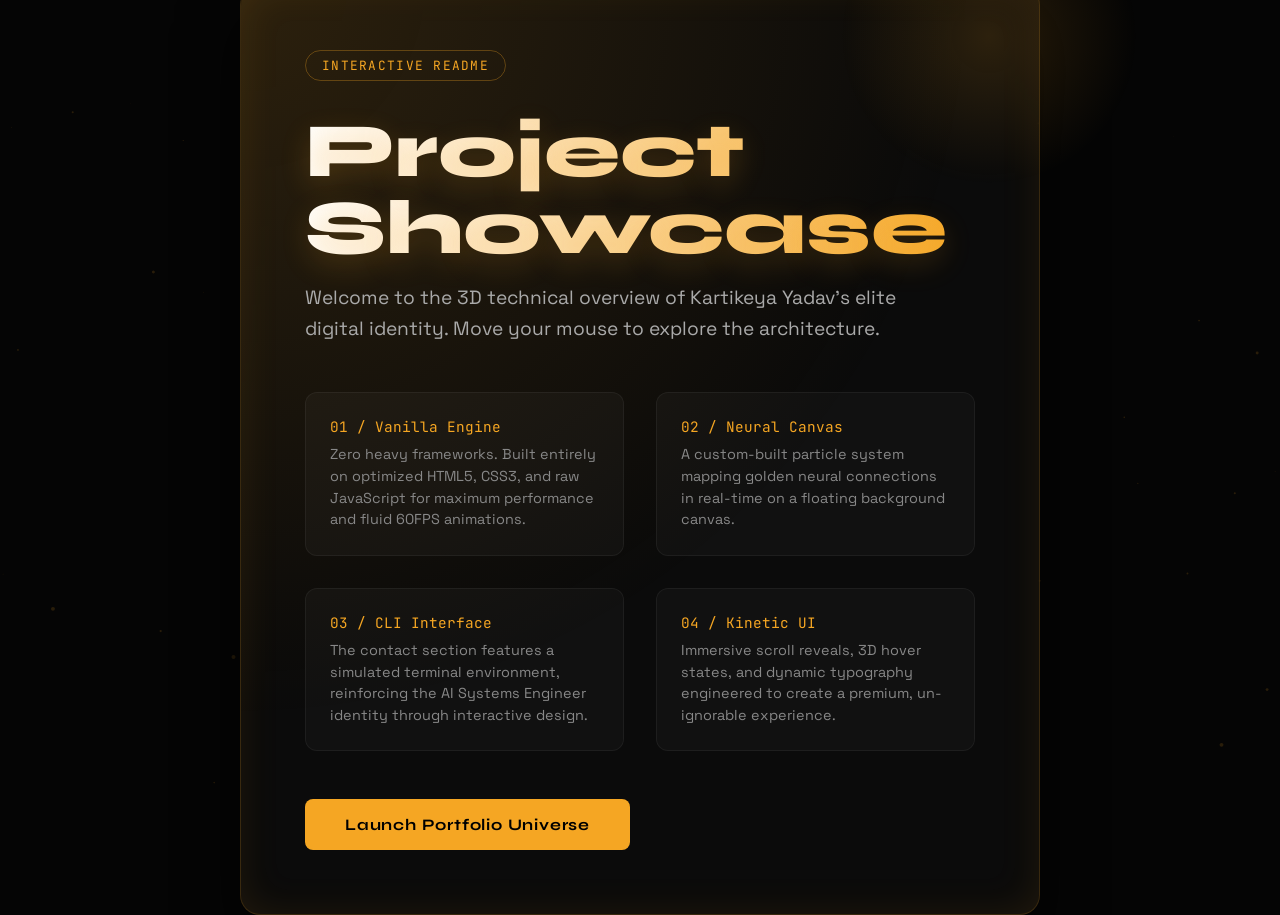
<file: showcase.html>
<!DOCTYPE html>
<html lang="en">
<head>
  <meta charset="UTF-8">
  <meta name="viewport" content="width=device-width, initial-scale=1.0">
  <title>Kartikeya Yadav — 3D Showcase</title>
  <link href="https://fonts.googleapis.com/css2?family=Space+Grotesk:wght@300;400;600;700&family=Syne:wght@600;800&family=JetBrains+Mono:wght@400;700&display=swap" rel="stylesheet">
  <style>
    * {
      margin: 0;
      padding: 0;
      box-sizing: border-box;
      outline: none;
    }
    body {
      background: #050505;
      color: #e8e8e8;
      font-family: 'Space Grotesk', sans-serif;
      min-height: 100vh;
      display: flex;
      align-items: center;
      justify-content: center;
      overflow: hidden;
      perspective: 1200px;
    }
    
    /* Background Particles Canvas */
    #bg-canvas {
      position: absolute;
      inset: 0;
      z-index: 0;
      opacity: 0.5;
    }

    /* 3D Scene Container */
    .scene {
      position: relative;
      z-index: 10;
      width: 100%;
      max-width: 900px;
      height: 80vh;
      display: flex;
      align-items: center;
      justify-content: center;
      transform-style: preserve-3d;
    }

    /* The Main 3D Card */
    .card {
      position: relative;
      width: 100%;
      max-width: 800px;
      background: rgba(15, 15, 15, 0.6);
      backdrop-filter: blur(20px);
      border: 1px solid rgba(245, 166, 35, 0.2);
      border-radius: 20px;
      padding: 4rem;
      transform-style: preserve-3d;
      transition: transform 0.1s ease-out;
      box-shadow: 0 30px 60px rgba(0, 0, 0, 0.8),
                  0 0 40px rgba(245, 166, 35, 0.1) inset;
    }

    .card::before {
      content: '';
      position: absolute;
      inset: 0;
      border-radius: 20px;
      background: radial-gradient(circle at top left, rgba(245, 166, 35, 0.15), transparent 60%);
      pointer-events: none;
      transform: translateZ(-1px);
    }

    /* 3D Elements inside the card */
    .content-layer {
      transform-style: preserve-3d;
    }

    .badge {
      display: inline-block;
      font-family: 'JetBrains Mono', monospace;
      font-size: 0.8rem;
      color: #f5a623;
      border: 1px solid rgba(245, 166, 35, 0.3);
      padding: 0.4rem 1rem;
      border-radius: 100px;
      margin-bottom: 2rem;
      transform: translateZ(60px);
      text-transform: uppercase;
      letter-spacing: 0.1em;
    }

    h1 {
      font-family: 'Syne', sans-serif;
      font-size: clamp(3rem, 6vw, 5rem);
      font-weight: 800;
      line-height: 1;
      margin-bottom: 1rem;
      transform: translateZ(90px);
      background: linear-gradient(to right, #fff, #f5a623);
      -webkit-background-clip: text;
      -webkit-text-fill-color: transparent;
      text-shadow: 0 10px 30px rgba(245, 166, 35, 0.2);
    }

    .subtitle {
      font-size: 1.2rem;
      color: #aaa;
      margin-bottom: 3rem;
      transform: translateZ(70px);
      max-width: 600px;
      line-height: 1.6;
    }

    .grid {
      display: grid;
      grid-template-columns: 1fr 1fr;
      gap: 2rem;
      transform: translateZ(50px);
    }

    .feature-box {
      background: rgba(255, 255, 255, 0.03);
      border: 1px solid rgba(255, 255, 255, 0.05);
      padding: 1.5rem;
      border-radius: 12px;
      transform-style: preserve-3d;
      transition: all 0.3s ease;
    }

    .feature-box:hover {
      border-color: rgba(245, 166, 35, 0.4);
      background: rgba(245, 166, 35, 0.05);
      transform: translateZ(20px) scale(1.02);
    }

    .feature-title {
      font-family: 'JetBrains Mono', monospace;
      font-size: 0.9rem;
      color: #f5a623;
      margin-bottom: 0.5rem;
    }

    .feature-desc {
      font-size: 0.9rem;
      color: #888;
      line-height: 1.5;
    }

    .action-btn {
      display: inline-block;
      margin-top: 3rem;
      padding: 1rem 2.5rem;
      background: #f5a623;
      color: #000;
      text-decoration: none;
      font-weight: 700;
      border-radius: 8px;
      transform: translateZ(80px);
      transition: all 0.3s ease;
      font-family: 'Syne', sans-serif;
      letter-spacing: 0.05em;
    }

    .action-btn:hover {
      transform: translateZ(100px) scale(1.05);
      box-shadow: 0 15px 30px rgba(245, 166, 35, 0.4);
    }

    /* Ambient floating orb */
    .orb {
      position: absolute;
      width: 300px;
      height: 300px;
      background: radial-gradient(circle, rgba(245, 166, 35, 0.15), transparent 70%);
      border-radius: 50%;
      top: -100px;
      right: -100px;
      transform: translateZ(-50px);
      pointer-events: none;
    }

    @media (max-width: 768px) {
      .grid { grid-template-columns: 1fr; }
      .card { padding: 2rem; margin: 1rem; }
    }
  </style>
</head>
<body>

  <!-- Background Particles -->
  <canvas id="bg-canvas"></canvas>

  <div class="scene">
    <div class="card" id="card">
      <div class="orb"></div>
      
      <div class="content-layer">
        <div class="badge">Interactive Readme</div>
        
        <h1>Project<br>Showcase</h1>
        
        <p class="subtitle">
          Welcome to the 3D technical overview of Kartikeya Yadav's elite digital identity. Move your mouse to explore the architecture.
        </p>
        
        <div class="grid">
          <div class="feature-box">
            <div class="feature-title">01 / Vanilla Engine</div>
            <div class="feature-desc">Zero heavy frameworks. Built entirely on optimized HTML5, CSS3, and raw JavaScript for maximum performance and fluid 60FPS animations.</div>
          </div>
          
          <div class="feature-box">
            <div class="feature-title">02 / Neural Canvas</div>
            <div class="feature-desc">A custom-built particle system mapping golden neural connections in real-time on a floating background canvas.</div>
          </div>
          
          <div class="feature-box">
            <div class="feature-title">03 / CLI Interface</div>
            <div class="feature-desc">The contact section features a simulated terminal environment, reinforcing the AI Systems Engineer identity through interactive design.</div>
          </div>

          <div class="feature-box">
            <div class="feature-title">04 / Kinetic UI</div>
            <div class="feature-desc">Immersive scroll reveals, 3D hover states, and dynamic typography engineered to create a premium, un-ignorable experience.</div>
          </div>
        </div>

        <a href="index.html" class="action-btn">Launch Portfolio Universe</a>
      </div>
    </div>
  </div>

  <script>
    // 3D Card Mouse Tracking
    const card = document.getElementById('card');
    const scene = document.querySelector('.scene');

    scene.addEventListener('mousemove', (e) => {
      const xAxis = (window.innerWidth / 2 - e.pageX) / 25;
      const yAxis = (window.innerHeight / 2 - e.pageY) / 25;
      card.style.transform = `rotateY(${xAxis}deg) rotateX(${yAxis}deg)`;
    });

    scene.addEventListener('mouseenter', () => {
      card.style.transition = 'none';
    });

    scene.addEventListener('mouseleave', () => {
      card.style.transition = 'transform 0.5s ease';
      card.style.transform = `rotateY(0deg) rotateX(0deg)`;
    });

    // Background Canvas Logic
    const canvas = document.getElementById('bg-canvas');
    const ctx = canvas.getContext('2d');
    
    function resize() {
      canvas.width = window.innerWidth;
      canvas.height = window.innerHeight;
    }
    window.addEventListener('resize', resize);
    resize();

    const particles = [];
    for(let i = 0; i < 50; i++) {
      particles.push({
        x: Math.random() * canvas.width,
        y: Math.random() * canvas.height,
        vx: (Math.random() - 0.5) * 0.5,
        vy: (Math.random() - 0.5) * 0.5,
        size: Math.random() * 2
      });
    }

    function animate() {
      ctx.clearRect(0, 0, canvas.width, canvas.height);
      
      ctx.fillStyle = 'rgba(245, 166, 35, 0.3)';
      particles.forEach(p => {
        p.x += p.vx;
        p.y += p.vy;
        
        if(p.x < 0 || p.x > canvas.width) p.vx *= -1;
        if(p.y < 0 || p.y > canvas.height) p.vy *= -1;

        ctx.beginPath();
        ctx.arc(p.x, p.y, p.size, 0, Math.PI * 2);
        ctx.fill();
      });

      requestAnimationFrame(animate);
    }
    animate();
  </script>
</body>
</html>
</file>
